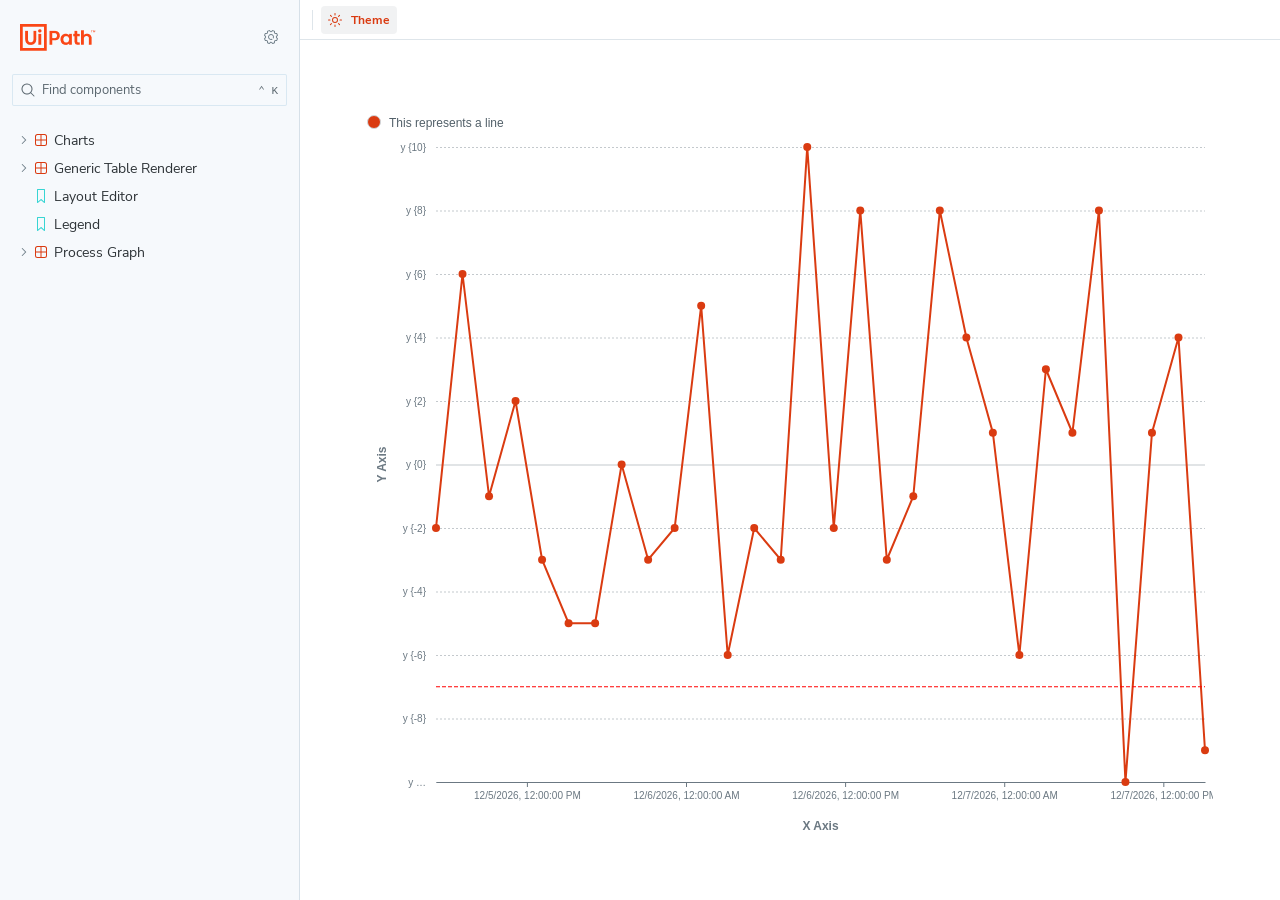
<file: index.html>
<!DOCTYPE html>
<html lang="en">
  <head>
    <meta charset="utf-8" />

    <title>storybook - Storybook</title>
    <meta name="viewport" content="width=device-width, initial-scale=1" />

    
    <link rel="icon" type="image/svg+xml" href="./favicon.svg" />
    
    <style>
      @font-face {
        font-family: 'Nunito Sans';
        font-style: normal;
        font-weight: 400;
        font-display: swap;
        src: url('./sb-common-assets/nunito-sans-regular.woff2') format('woff2');
      }

      @font-face {
        font-family: 'Nunito Sans';
        font-style: italic;
        font-weight: 400;
        font-display: swap;
        src: url('./sb-common-assets/nunito-sans-italic.woff2') format('woff2');
      }

      @font-face {
        font-family: 'Nunito Sans';
        font-style: normal;
        font-weight: 700;
        font-display: swap;
        src: url('./sb-common-assets/nunito-sans-bold.woff2') format('woff2');
      }

      @font-face {
        font-family: 'Nunito Sans';
        font-style: italic;
        font-weight: 700;
        font-display: swap;
        src: url('./sb-common-assets/nunito-sans-bold-italic.woff2') format('woff2');
      }
    </style>

    <link href="./sb-manager/runtime.js" rel="modulepreload" />

    
    <link href="./sb-addons/storybook-core-server-presets-0/common-manager-bundle.js" rel="modulepreload" />
    
    <link href="./sb-addons/docs-1/manager-bundle.js" rel="modulepreload" />
    
    <link href="./sb-addons/themes-2/manager-bundle.js" rel="modulepreload" />
    
    <link href="./sb-addons/storybook-3/manager-bundle.js" rel="modulepreload" />
       

    <style>
      #storybook-root[hidden] {
        display: none !important;
      }
    </style>

    
  </head>
  <body>
    <div id="root"></div>

    
    <script>
      
        
          window['FEATURES'] = {
  "argTypeTargetsV7": true,
  "legacyDecoratorFileOrder": false,
  "disallowImplicitActionsInRenderV8": true,
  "viewport": true,
  "highlight": true,
  "controls": true,
  "interactions": true,
  "actions": true,
  "backgrounds": true,
  "outline": true,
  "measure": true
};
        
      
        
          window['REFS'] = {};
        
      
        
          window['LOGLEVEL'] = "info";
        
      
        
          window['DOCS_OPTIONS'] = {
  "defaultName": "Docs"
};
        
      
        
          window['CONFIG_TYPE'] = "PRODUCTION";
        
      
        
      
        
      
        
          window['TAGS_OPTIONS'] = {
  "dev-only": {
    "excludeFromDocsStories": true
  },
  "docs-only": {
    "excludeFromSidebar": true
  },
  "test-only": {
    "excludeFromSidebar": true,
    "excludeFromDocsStories": true
  }
};
        
      
        
          window['STORYBOOK_RENDERER'] = "html";
        
      
        
          window['STORYBOOK_BUILDER'] = "@storybook/html-vite/node_modules/@storybook/builder-vite";
        
      
        
          window['STORYBOOK_FRAMEWORK'] = "@storybook/html-vite";
        
      
    </script>
    

    <script type="module">
      import './sb-manager/globals-runtime.js';

      
        import './sb-addons/storybook-core-server-presets-0/common-manager-bundle.js';
      
        import './sb-addons/docs-1/manager-bundle.js';
      
        import './sb-addons/themes-2/manager-bundle.js';
      
        import './sb-addons/storybook-3/manager-bundle.js';
      

      import './sb-manager/runtime.js';
    </script>
  </body>
</html>
</file>
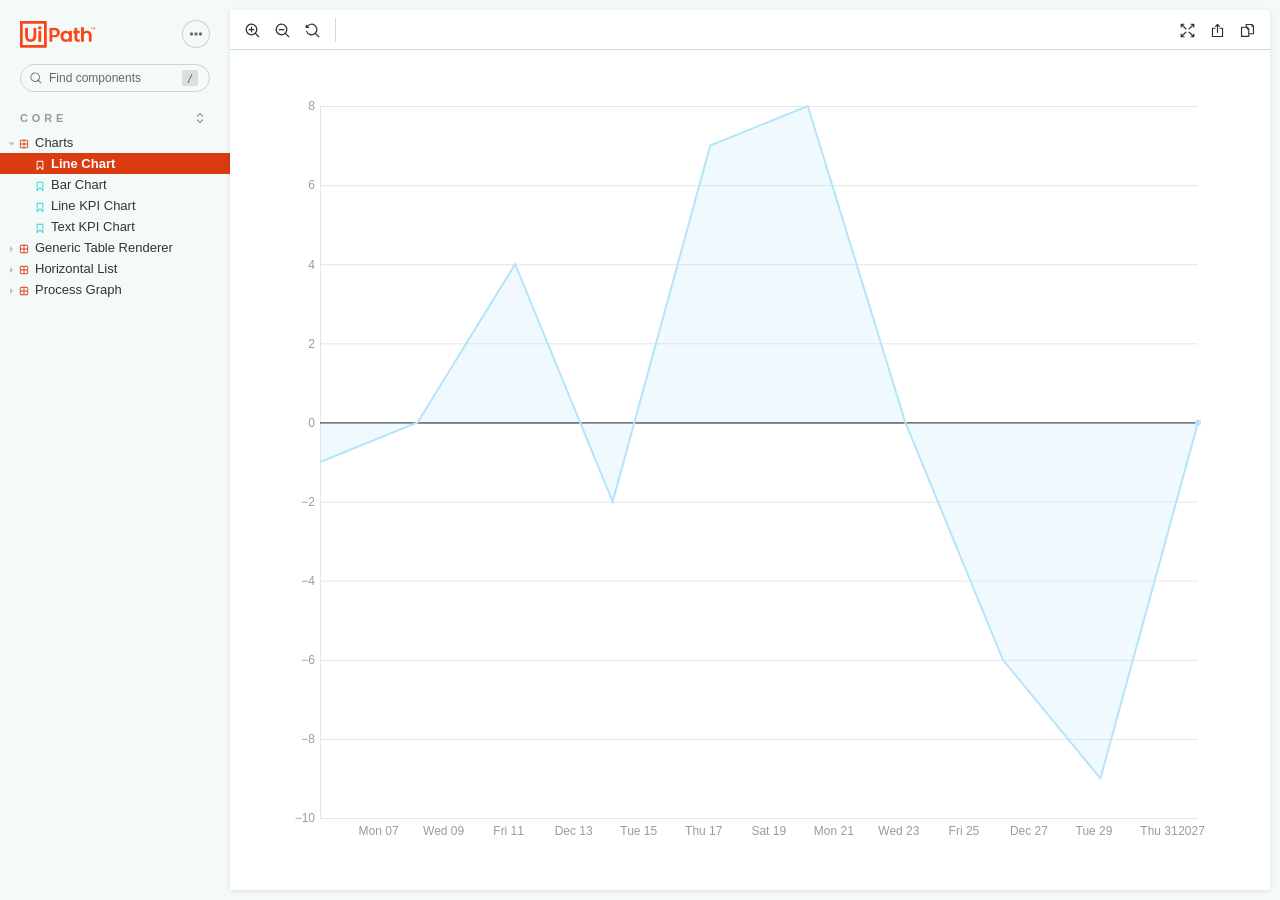
<file: docs/index.html>
<!doctype html><html lang="en"><head><meta charset="utf-8"/><title>Storybook</title><meta name="viewport" content="width=device-width,initial-scale=1"/><style>html, body {
    overflow: hidden;
    height: 100%;
    width: 100%;
    margin: 0;
    padding: 0;
  }

  * {
    box-sizing: border-box;
  }</style><script>/* globals window */
  /* eslint-disable no-underscore-dangle */
  try {
    if (window.top !== window) {
      window.__REACT_DEVTOOLS_GLOBAL_HOOK__ = window.top.__REACT_DEVTOOLS_GLOBAL_HOOK__;
    }
  } catch (e) {
    // eslint-disable-next-line no-console
    console.warn('unable to connect to top frame for connecting dev tools');
  }

  window.onerror = function onerror(message, source, line, column, err) {
    if (window.CONFIG_TYPE !== 'DEVELOPMENT') return;
    // eslint-disable-next-line no-var, vars-on-top
    var xhr = new window.XMLHttpRequest();
    xhr.open('POST', '/runtime-error');
    xhr.setRequestHeader('Content-Type', 'application/json;charset=UTF-8');
    xhr.send(
      JSON.stringify({
        /* eslint-disable object-shorthand */
        message: message,
        source: source,
        line: line,
        column: column,
        error: err && { message: err.message, name: err.name, stack: err.stack },
        origin: 'manager',
        /* eslint-enable object-shorthand */
      })
    );
  };</script><style>#root[hidden],
      #docs-root[hidden] {
        display: none !important;
      }</style></head><body><div id="root"></div><div id="docs-root"></div><script>window['CONFIG_TYPE'] = "PRODUCTION";
            
        
            
              window['LOGLEVEL'] = "info";
            
        
            
        
            
        
            
              window['DOCS_MODE'] = false;</script><script src="runtime~main.870e8ee0658e83d05c6b.bundle.js"></script><script src="vendors~main.efe3065a6ac84fa491d2.bundle.js"></script><script src="main.37af26c255515481d420.bundle.js"></script></body></html>
</file>
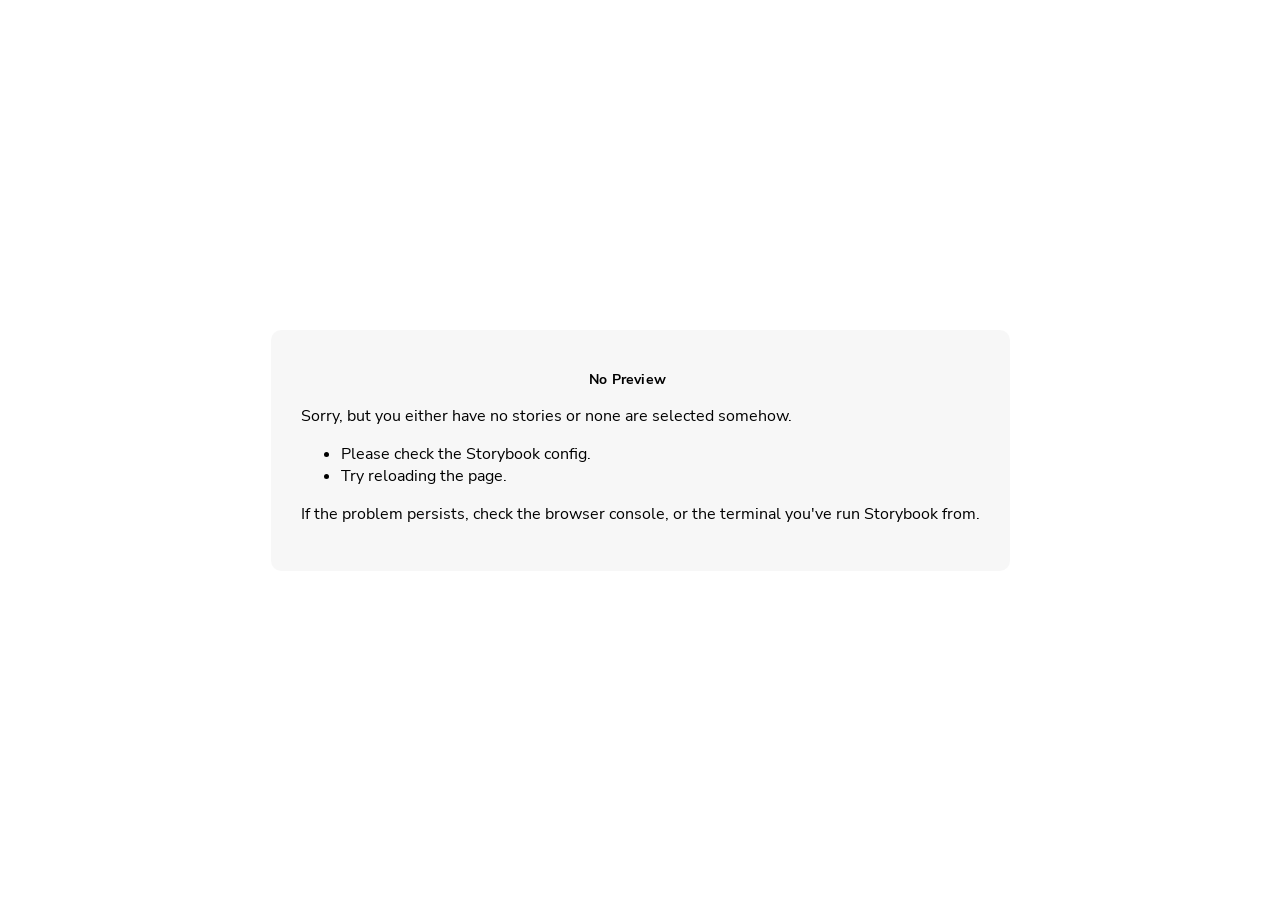
<file: iframe.html>
<!doctype html>
<!--suppress HtmlUnknownTarget -->
<html lang="en">
  <head><script type="module" src="/vite-inject-mocker-entry.js"></script>
    <meta charset="utf-8" />
    <title>Storybook</title>
    <meta name="viewport" content="width=device-width, initial-scale=1" />

    <style>
      @font-face {
        font-family: 'Nunito Sans';
        font-style: normal;
        font-weight: 400;
        font-display: swap;
        src: url('./sb-common-assets/nunito-sans-regular.woff2') format('woff2');
      }

      @font-face {
        font-family: 'Nunito Sans';
        font-style: italic;
        font-weight: 400;
        font-display: swap;
        src: url('./sb-common-assets/nunito-sans-italic.woff2') format('woff2');
      }

      @font-face {
        font-family: 'Nunito Sans';
        font-style: normal;
        font-weight: 700;
        font-display: swap;
        src: url('./sb-common-assets/nunito-sans-bold.woff2') format('woff2');
      }

      @font-face {
        font-family: 'Nunito Sans';
        font-style: italic;
        font-weight: 700;
        font-display: swap;
        src: url('./sb-common-assets/nunito-sans-bold-italic.woff2') format('woff2');
      }
    </style>

    <script>
      window.CONFIG_TYPE = 'PRODUCTION';
      window.LOGLEVEL = 'info';
      window.FRAMEWORK_OPTIONS = {};
      window.CHANNEL_OPTIONS = {};
      window.FEATURES = {"argTypeTargetsV7":true,"legacyDecoratorFileOrder":false,"disallowImplicitActionsInRenderV8":true,"viewport":true,"highlight":true,"controls":true,"interactions":true,"actions":true,"backgrounds":true,"outline":true,"measure":true};
      window.STORIES = [{"titlePrefix":"","directory":"./stories","files":"**/*.stories.@(ts|tsx)","importPathMatcher":"^\\.[\\\\/](?:stories(?:\\/(?!\\.)(?:(?:(?!(?:^|\\/)\\.).)*?)\\/|\\/|$)(?!\\.)(?=.)[^/]*?\\.stories\\.(ts|tsx))$"}];
      window.DOCS_OPTIONS = {"defaultName":"Docs"};
      window.TAGS_OPTIONS = {"dev-only":{"excludeFromDocsStories":true},"docs-only":{"excludeFromSidebar":true},"test-only":{"excludeFromSidebar":true,"excludeFromDocsStories":true}};

      

      // We do this so that "module && module.hot" etc. in Storybook source code
      // doesn't fail (it will simply be disabled)
      window.module = undefined;
      window.global = window;
    </script>
    <base target="_parent" />

<style>
  /* While we aren't showing the main block yet, but still preparing, we want everything the user has rendered, which may or may not be in #storybook-root, to be display none */
  .sb-show-preparing-story:not(.sb-show-main) > :not(.sb-preparing-story) {
    display: none;
  }

  .sb-show-preparing-docs:not(.sb-show-main) > :not(.sb-preparing-docs) {
    display: none;
  }

  /* Hide our own blocks when we aren't supposed to be showing them */
  :not(.sb-show-preparing-story) > .sb-preparing-story,
  :not(.sb-show-preparing-docs) > .sb-preparing-docs,
  :not(.sb-show-nopreview) > .sb-nopreview,
  :not(.sb-show-errordisplay) > .sb-errordisplay {
    display: none;
  }

  .sb-show-main.sb-main-centered {
    margin: 0;
    display: flex;
    align-items: center;
    min-height: 100vh;
  }

  .sb-show-main.sb-main-centered #storybook-root {
    box-sizing: border-box;
    margin: auto;
    padding: 1rem;
    max-height: 100%;
    /* Hack for centering correctly in IE11 */
  }

  /* Vertical centering fix for IE11 */
  @media screen and (-ms-high-contrast: none), (-ms-high-contrast: active) {
    .sb-show-main.sb-main-centered:after {
      content: '';
      min-height: inherit;
      font-size: 0;
    }
  }

  .sb-show-main.sb-main-fullscreen {
    margin: 0;
    padding: 0;
    display: block;
  }

  .sb-show-main.sb-main-padded {
    margin: 0;
    padding: 1rem;
    display: block;
    box-sizing: border-box;
  }

  .sb-wrapper {
    position: fixed;
    top: 0;
    bottom: 0;
    left: 0;
    right: 0;
    box-sizing: border-box;

    padding: 40px;
    font-family:
      'Nunito Sans',
      -apple-system,
      '.SFNSText-Regular',
      'San Francisco',
      BlinkMacSystemFont,
      'Segoe UI',
      'Helvetica Neue',
      Helvetica,
      Arial,
      sans-serif;
    -webkit-font-smoothing: antialiased;
    overflow: auto;
  }

  @media (max-width: 700px) {
    .sb-wrapper {
      padding: 20px;
    }
  }

  @media (max-width: 500px) {
    .sb-wrapper {
      padding: 10px;
    }
  }

  .sb-heading {
    font-size: 14px;
    font-weight: 600;
    letter-spacing: 0.2px;
    margin: 10px 0;
    padding-right: 25px;
  }

  .sb-nopreview {
    display: flex;
    align-content: center;
    justify-content: center;
    box-sizing: border-box;
  }

  .sb-nopreview_main {
    margin: auto;
    padding: 30px;
    border-radius: 10px;
    background: rgba(0, 0, 0, 0.03);
  }

  .sb-nopreview_heading {
    text-align: center;
  }

  .sb-errordisplay {
    background: #f6f9fc;
    color: black;
    z-index: 999999;
    width: 100vw;
    min-height: 100vh;
    box-sizing: border-box;

    & ol {
      padding-left: 18px;
      margin: 0;
    }

    & h1 {
      font-family: Nunito Sans;
      font-size: 22px;
      font-weight: 400;
      line-height: 30px;
      font-weight: normal;
      margin: 0;

      &::before {
        content: '';
        display: inline-block;
        width: 12px;
        height: 12px;
        background: #ff4400;
        border-radius: 50%;
        margin-right: 8px;
      }
    }

    & p,
    & ol {
      font-family: Nunito Sans;
      font-size: 14px;
      font-weight: 400;
      line-height: 19px;
      margin: 0;
    }

    & li + li {
      margin: 0;
      padding: 0;
      padding-top: 12px;
    }

    & a {
      color: currentColor;
    }
  }

  .sb-errordisplay_main {
    margin: auto;
    padding: 24px;
    display: flex;
    box-sizing: border-box;

    flex-direction: column;
    min-height: 100%;
    width: 100%;
    border-radius: 6px;
    background: white;
    border: 1px solid #ff0000;
    box-shadow: 0 0 64px rgba(0, 0, 0, 0.1);
    gap: 24px;
  }

  .sb-errordisplay_code {
    padding: 10px;
    flex: 1;
    background: #242424;
    color: #c6c6c6;
    box-sizing: border-box;

    font-size: 14px;
    font-weight: 400;
    line-height: 19px;
    border-radius: 4px;

    font-family:
      'Operator Mono', 'Fira Code Retina', 'Fira Code', 'FiraCode-Retina', 'Andale Mono',
      'Lucida Console', Consolas, Monaco, monospace;
    margin: 0;
    overflow: auto;
  }

  .sb-errordisplay pre {
    white-space: pre-wrap;
    white-space: revert;
  }

  @-webkit-keyframes sb-rotate360 {
    from {
      transform: rotate(0deg);
    }

    to {
      transform: rotate(360deg);
    }
  }

  @keyframes sb-rotate360 {
    from {
      transform: rotate(0deg);
    }

    to {
      transform: rotate(360deg);
    }
  }

  @-webkit-keyframes sb-glow {
    0%,
    100% {
      opacity: 1;
    }

    50% {
      opacity: 0.4;
    }
  }

  @keyframes sb-glow {
    0%,
    100% {
      opacity: 1;
    }

    50% {
      opacity: 0.4;
    }
  }

  /* We display the preparing loaders *over* the rendering story */
  .sb-preparing-story,
  .sb-preparing-docs {
    background-color: white;
    /* Maximum possible z-index. It would be better to use stacking contexts to ensure it's always
    on top, but this isn't possible as it would require making CSS changes that could affect user code */
    z-index: 2147483647;
  }

  .sb-loader {
    -webkit-animation: sb-rotate360 0.7s linear infinite;
    animation: sb-rotate360 0.7s linear infinite;
    border-color: rgba(97, 97, 97, 0.29);
    border-radius: 50%;
    border-style: solid;
    border-top-color: #646464;
    border-width: 2px;
    display: inline-block;
    height: 32px;
    left: 50%;
    margin-left: -16px;
    margin-top: -16px;
    mix-blend-mode: difference;
    overflow: hidden;
    position: absolute;
    top: 50%;
    transition: all 200ms ease-out;
    vertical-align: top;
    width: 32px;
    z-index: 4;
  }

  .sb-previewBlock {
    background: #fff;
    border: 1px solid rgba(0, 0, 0, 0.1);
    border-radius: 4px;
    box-shadow: rgba(0, 0, 0, 0.1) 0 1px 3px 0;
    margin: 25px auto 40px;
    max-width: 600px;
  }

  .sb-previewBlock_header {
    align-items: center;
    box-shadow: rgba(0, 0, 0, 0.1) 0 -1px 0 0 inset;
    display: flex;
    gap: 14px;
    height: 40px;
    padding: 0 12px;
  }

  .sb-previewBlock_icon {
    -webkit-animation: sb-glow 1.5s ease-in-out infinite;
    animation: sb-glow 1.5s ease-in-out infinite;
    background: #e6e6e6;
    height: 14px;
    width: 14px;
  }

  .sb-previewBlock_icon:last-child {
    margin-left: auto;
  }

  .sb-previewBlock_body {
    -webkit-animation: sb-glow 1.5s ease-in-out infinite;
    animation: sb-glow 1.5s ease-in-out infinite;
    height: 182px;
    position: relative;
  }

  .sb-argstableBlock {
    border-collapse: collapse;
    border-spacing: 0;
    font-size: 13px;
    line-height: 20px;
    margin: 25px auto 40px;
    max-width: 600px;
    text-align: left;
    width: 100%;
  }

  .sb-argstableBlock th:first-of-type,
  .sb-argstableBlock td:first-of-type {
    padding-left: 20px;
  }

  .sb-argstableBlock th:nth-of-type(2),
  .sb-argstableBlock td:nth-of-type(2) {
    width: 35%;
  }

  .sb-argstableBlock th:nth-of-type(3),
  .sb-argstableBlock td:nth-of-type(3) {
    width: 15%;
  }

  .sb-argstableBlock th:last-of-type,
  .sb-argstableBlock td:last-of-type {
    width: 25%;
    padding-right: 20px;
  }

  .sb-argstableBlock th span,
  .sb-argstableBlock td span {
    -webkit-animation: sb-glow 1.5s ease-in-out infinite;
    animation: sb-glow 1.5s ease-in-out infinite;
    background-color: rgba(0, 0, 0, 0.1);
    border-radius: 0;
    box-shadow: none;
    color: transparent;
  }

  .sb-argstableBlock th {
    padding: 10px 15px;
  }

  .sb-argstableBlock-body {
    border-radius: 4px;
    box-shadow:
      rgba(0, 0, 0, 0.1) 0 1px 3px 1px,
      rgba(0, 0, 0, 0.065) 0 0 0 1px;
  }

  .sb-argstableBlock-body tr {
    background: transparent;
    overflow: hidden;
  }

  .sb-argstableBlock-body tr:not(:first-child) {
    border-top: 1px solid #e6e6e6;
  }

  .sb-argstableBlock-body tr:first-child td:first-child {
    border-top-left-radius: 4px;
  }

  .sb-argstableBlock-body tr:first-child td:last-child {
    border-top-right-radius: 4px;
  }

  .sb-argstableBlock-body tr:last-child td:first-child {
    border-bottom-left-radius: 4px;
  }

  .sb-argstableBlock-body tr:last-child td:last-child {
    border-bottom-right-radius: 4px;
  }

  .sb-argstableBlock-body td {
    background: #fff;
    padding-bottom: 10px;
    padding-top: 10px;
    vertical-align: top;
  }

  .sb-argstableBlock-body td:not(:first-of-type) {
    padding-left: 15px;
    padding-right: 15px;
  }

  .sb-argstableBlock-body button {
    -webkit-animation: sb-glow 1.5s ease-in-out infinite;
    animation: sb-glow 1.5s ease-in-out infinite;
    background-color: rgba(0, 0, 0, 0.1);
    border: 0;
    border-radius: 0;
    box-shadow: none;
    color: transparent;
    display: inline;
    font-size: 12px;
    line-height: 1;
    padding: 10px 16px;
  }

  .sb-argstableBlock-summary {
    margin-top: 4px;
  }

  .sb-argstableBlock-code {
    margin-right: 4px;
    margin-bottom: 4px;
    padding: 2px 5px;
  }

  .sb-sr-only,
  .sb-hidden-until-focus:not(:focus) {
    position: absolute;
    width: 1px;
    height: 1px;
    padding: 0px;
    margin: -1px;
    overflow: hidden;
    clip: rect(0, 0, 0, 0);
    border: none;
  }

  .sb-hidden-until-focus {
    opacity: 0;
    transition: opacity 150ms ease-out;
  }

  .sb-hidden-until-focus:focus {
    opacity: 1;
  }
</style>

<script>
  /* globals window */
  try {
    if (window.top !== window) {
      window.__REACT_DEVTOOLS_GLOBAL_HOOK__ = window.top.__REACT_DEVTOOLS_GLOBAL_HOOK__;
      window.__VUE_DEVTOOLS_GLOBAL_HOOK__ = window.top.__VUE_DEVTOOLS_GLOBAL_HOOK__;
      window.top.__VUE_DEVTOOLS_CONTEXT__ = window.document;
    }
  } catch (e) {
    // eslint-disable-next-line no-console
    console.warn('unable to connect to top frame for connecting dev tools');
  }
</script>
<style>
    html,
    body {
        width: 100%;
        height: 100%;

        font-family: sans-serif;
    }

    #storybook-root {
        padding: 48px;
        width: calc(100% - 96px);
        height: calc(100% - 96px);
    }
</style>

    <script type="module" crossorigin src="./assets/iframe-FpZ5geXM.js"></script>
    <link rel="modulepreload" crossorigin href="./assets/preload-helper-D9Z9MdNV.js">
    <link rel="stylesheet" crossorigin href="./assets/iframe-DO8oRyrp.css">
  </head>

  <body>
    <div class="sb-preparing-story sb-wrapper">
  <div class="sb-loader"></div>
</div>

<div class="sb-preparing-docs sb-wrapper">
  <div class="sb-previewBlock">
    <div class="sb-previewBlock_header">
      <div class="sb-previewBlock_icon"></div>
      <div class="sb-previewBlock_icon"></div>
      <div class="sb-previewBlock_icon"></div>
      <div class="sb-previewBlock_icon"></div>
    </div>
    <div class="sb-previewBlock_body">
      <div class="sb-loader"></div>
    </div>
  </div>
  <table aria-hidden="true" class="sb-argstableBlock">
    <thead class="sb-argstableBlock-head">
      <tr>
        <th><span>Name</span></th>
        <th><span>Description</span></th>
        <th><span>Default</span></th>
        <th><span>Control </span></th>
      </tr>
    </thead>
    <tbody class="sb-argstableBlock-body">
      <tr>
        <td><span>propertyName</span><span title="Required">*</span></td>
        <td>
          <div><span>This is a short description</span></div>
          <div class="sb-argstableBlock-summary">
            <div><span class="sb-argstableBlock-code">summary</span></div>
          </div>
        </td>
        <td>
          <div><span class="sb-argstableBlock-code">defaultValue</span></div>
        </td>
        <td><button>Set string</button></td>
      </tr>
      <tr>
        <td><span>propertyName</span><span>*</span></td>
        <td>
          <div><span>This is a short description</span></div>
          <div class="sb-argstableBlock-summary">
            <div><span class="sb-argstableBlock-code">summary</span></div>
          </div>
        </td>
        <td>
          <div><span class="sb-argstableBlock-code">defaultValue</span></div>
        </td>
        <td><button>Set string</button></td>
      </tr>
      <tr>
        <td><span>propertyName</span><span>*</span></td>
        <td>
          <div><span>This is a short description</span></div>
          <div class="sb-argstableBlock-summary">
            <div><span class="sb-argstableBlock-code">summary</span></div>
          </div>
        </td>
        <td>
          <div><span class="sb-argstableBlock-code">defaultValue</span></div>
        </td>
        <td><button>Set string</button></td>
      </tr>
    </tbody>
  </table>
</div>

<div class="sb-nopreview sb-wrapper">
  <div class="sb-nopreview_main">
    <h1 class="sb-nopreview_heading sb-heading">No Preview</h1>
    <p>Sorry, but you either have no stories or none are selected somehow.</p>
    <ul>
      <li>Please check the Storybook config.</li>
      <li>Try reloading the page.</li>
    </ul>
    <p>
      If the problem persists, check the browser console, or the terminal you've run Storybook from.
    </p>
  </div>
</div>

<div class="sb-errordisplay sb-wrapper">
  <div class="sb-errordisplay_main">
    <h1 id="error-message"></h1>
    <p>
      The component failed to render properly, likely due to a configuration issue in Storybook.
      Here are some common causes and how you can address them:
    </p>
    <ol>
      <li>
        <strong>Missing Context/Providers</strong>: You can use decorators to supply specific
        contexts or providers, which are sometimes necessary for components to render correctly. For
        detailed instructions on using decorators, please visit the
        <a href="https://storybook.js.org/docs/writing-stories/decorators"
          >Decorators documentation</a
        >.
      </li>
      <li>
        <strong>Misconfigured Webpack or Vite</strong>: Verify that Storybook picks up all necessary
        settings for loaders, plugins, and other relevant parameters. You can find step-by-step
        guides for configuring
        <a href="https://storybook.js.org/docs/builders/webpack">Webpack</a> or
        <a href="https://storybook.js.org/docs/builders/vite">Vite</a>
        with Storybook.
      </li>
      <li>
        <strong>Missing Environment Variables</strong>: Your Storybook may require specific
        environment variables to function as intended. You can set up custom environment variables
        as outlined in the
        <a href="https://storybook.js.org/docs/configure/environment-variables"
          >Environment Variables documentation</a
        >.
      </li>
    </ol>
    <pre class="sb-errordisplay_code"><code id="error-stack"></code></pre>
  </div>
</div>

    <div id="storybook-root"></div>
    <div id="storybook-docs"></div>
    <script>
      function __onViteAppLoadingError(event) {
        const hostname = globalThis.location.hostname;
        if (hostname !== 'localhost' && globalThis.CONFIG_TYPE === 'DEVELOPMENT') {
          const message = `Failed to load the Storybook preview file 'vite-app.js':

It looks like you're visiting the Storybook development server on another hostname than localhost: '${hostname}', but you haven't configured the necessary security features to support this.
Please re-run your Storybook development server with the '--host ${hostname}' flag, or manually configure your Vite allowedHosts configuration with viteFinal.

See:`;
          const docs = [
            'https://storybook.js.org/docs/api/cli-options#dev',
            'https://storybook.js.org/docs/api/main-config/main-config-vite-final',
            'https://vite.dev/config/server-options.html#server-allowedhosts',
          ];
          console.error(`${message}\n${docs.map((doc) => `- ${doc}`).join('\n')}`);

          document.getElementById('storybook-root').innerHTML =
            `<p style="color: red; max-width: 70ch">${message.replaceAll(
              '\n',
              '<br/>'
            )}<ul>${docs.map((doc) => `<li><a href='${doc}' target='_blank'>${doc}</a></li>`).join('')}<ul></p>`;
          return;
        }
      }
    </script>
  </body>
</html>
</file>
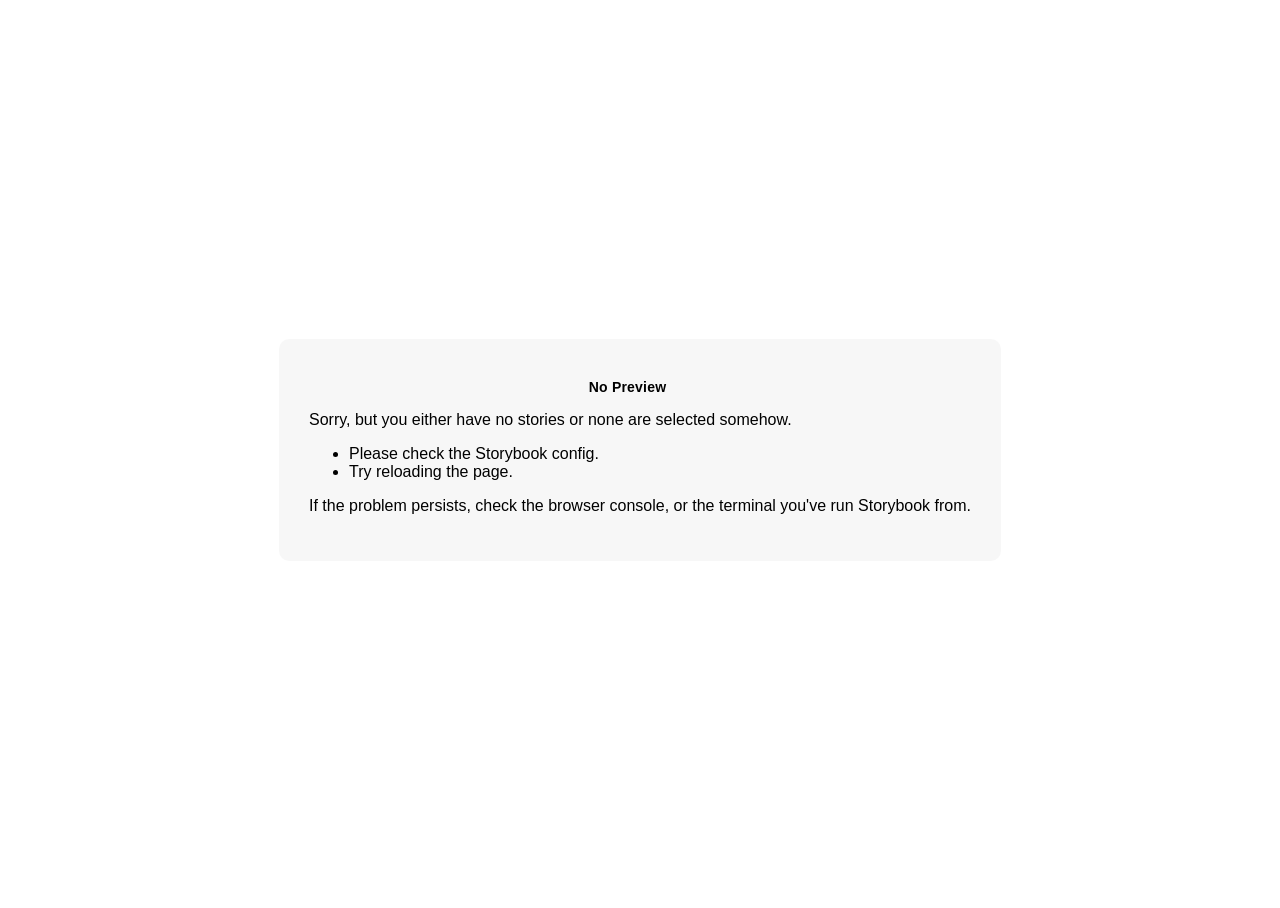
<file: docs/iframe.html>
<!doctype html><html lang="en"><head><meta charset="utf-8"><title>Storybook</title><meta name="viewport" content="width=device-width,initial-scale=1"><base target="_parent"><style>:not(.sb-show-main) > .sb-main,
  :not(.sb-show-nopreview) > .sb-nopreview,
  :not(.sb-show-errordisplay) > .sb-errordisplay {
    display: none;
  }

  .sb-show-main.sb-main-centered {
    margin: 0;
    display: flex;
    align-items: center;
    min-height: 100vh;
  }

  .sb-show-main.sb-main-centered #root {
    box-sizing: border-box;
    margin: auto;
    padding: 1rem;
    max-height: 100%; /* Hack for centering correctly in IE11 */
  }

  /* Vertical centering fix for IE11 */
  @media screen and (-ms-high-contrast: none), (-ms-high-contrast: active) {
    .sb-show-main.sb-main-centered:after {
      content: '';
      min-height: inherit;
      font-size: 0;
    }
  }

  .sb-show-main.sb-main-fullscreen {
    margin: 0;
    padding: 0;
    display: block;
  }

  .sb-show-main.sb-main-padded {
    margin: 0;
    padding: 1rem;
    display: block;
  }

  .sb-wrapper {
    position: fixed;
    top: 0;
    bottom: 0;
    left: 0;
    right: 0;
    padding: 20px;
    font-family: "Nunito Sans", -apple-system, ".SFNSText-Regular", "San Francisco", BlinkMacSystemFont, "Segoe UI", "Helvetica Neue", Helvetica, Arial, sans-serif;
    -webkit-font-smoothing: antialiased;
    overflow: auto;
  }

  .sb-heading {
    font-size: 14px;
    font-weight: 600;
    letter-spacing: 0.2px;
    margin: 10px 0;
    padding-right: 25px;
  }

  .sb-nopreview {
    display: flex;
    align-content: center;
    justify-content: center;
  }

  .sb-nopreview_main {
    margin: auto;
    padding: 30px;
    border-radius: 10px;
    background: rgba(0,0,0,0.03);
  }

  .sb-nopreview_heading {
    text-align: center;
  }

  .sb-errordisplay {
    border: 20px solid rgb(187, 49, 49);
    background: #222;
    color: #fff;
    z-index: 999999;
  }

  .sb-errordisplay_code {
    padding: 10px;
    background: #000;
    color: #eee;
    font-family: "Operator Mono", "Fira Code Retina", "Fira Code", "FiraCode-Retina", "Andale Mono", "Lucida Console", Consolas, Monaco, monospace;
  }

  .sb-errordisplay pre {
    white-space: pre-wrap;
  }</style><script>/* globals window */
  /* eslint-disable no-underscore-dangle */
  try {
    if (window.top !== window) {
      window.__REACT_DEVTOOLS_GLOBAL_HOOK__ = window.top.__REACT_DEVTOOLS_GLOBAL_HOOK__;
      window.__VUE_DEVTOOLS_GLOBAL_HOOK__ = window.top.__VUE_DEVTOOLS_GLOBAL_HOOK__;
      window.top.__VUE_DEVTOOLS_CONTEXT__ = window.document;
    }
  } catch (e) {
    // eslint-disable-next-line no-console
    console.warn('unable to connect to top frame for connecting dev tools');
  }

  window.onerror = function onerror(message, source, line, column, err) {
    if (window.CONFIG_TYPE !== 'DEVELOPMENT') return;
    // eslint-disable-next-line no-var, vars-on-top
    var xhr = new window.XMLHttpRequest();
    xhr.open('POST', '/runtime-error');
    xhr.setRequestHeader('Content-Type', 'application/json;charset=UTF-8');
    xhr.send(
      JSON.stringify({
        /* eslint-disable object-shorthand */
        message: message,
        source: source,
        line: line,
        column: column,
        error: err && { message: err.message, name: err.name, stack: err.stack },
        origin: 'preview',
        /* eslint-enable object-shorthand */
      })
    );
  };</script><style>html,
    body {
        width: 100%;
        height: 100%;

        font-family: sans-serif;
    }

    #root {
        padding: 48px;
        width: calc(100% - 96px);
        height: calc(100% - 96px);
    }</style><style>#root[hidden],
      #docs-root[hidden] {
        display: none !important;
      }</style></head><body><div class="sb-nopreview sb-wrapper"><div class="sb-nopreview_main"><h1 class="sb-nopreview_heading sb-heading">No Preview</h1><p>Sorry, but you either have no stories or none are selected somehow.</p><ul><li>Please check the Storybook config.</li><li>Try reloading the page.</li></ul><p>If the problem persists, check the browser console, or the terminal you've run Storybook from.</p></div></div><div class="sb-errordisplay sb-wrapper"><pre id="error-message" class="sb-heading"></pre><pre class="sb-errordisplay_code"><code id="error-stack"></code></pre></div><div id="root"></div><div id="docs-root"></div><script>window['LOGLEVEL'] = "info";
            
        
            
              window['FRAMEWORK_OPTIONS'] = {};</script><script src="main.d14457bdee493420259c.bundle.js"></script></body></html>
</file>
<file: assets/iframe-DO8oRyrp.css>
body.dark,body.dark-hc{--color-background: #182027;--color-background-secondary: #273139;--color-background-inverse: #f8f9fa;--color-background-gray: #526069;--color-background-disabled: #273139;--color-background-highlight: #3c383c;--color-background-raised: #273139;--color-background-edit: rgba(0, 0, 0, .6);--color-background-gray-emp: #8a97a0;--color-background-hover: rgba(207, 216, 221, .0784313725);--color-background-pressed: rgba(207, 216, 221, .1215686275);--color-background-selected: #374652;--color-selection-indicator: #66adff;--color-notification-badge: #ffffff;--color-notification-indicator: #ff8f70;--color-hover: #374652;--color-curtain: #000000;--color-border: #8a97a0;--color-border-disabled: #526069;--color-border-grid: #273139;--color-border-de-emp: #526069;--color-selection: #ff8f70;--color-logo: #ffffff;--color-foreground: #f4f5f7;--color-foreground-light: #a4b1b8;--color-foreground-emp: #f8f9fa;--color-foreground-de-emp: #cfd8dd;--color-foreground-disable: #a4b1b8;--color-foreground-inverse: #182027;--color-foreground-highlight: #ff8f70;--color-foreground-highlight-selected: rgba(255, 143, 112, .1019607843);--color-foreground-highlight-selected-hover: rgba(255, 143, 112, .1490196078);--color-foreground-link: #66adff;--color-foreground-link-pressed: #badaff;--color-foreground-inv-de-emp: #526069;--color-primary: #66adff;--color-primary-lighter: #00489d;--color-primary-darker: #badaff;--color-primary-hover: #87bfff;--color-primary-focused: #87bfff;--color-primary-pressed: #66adff;--color-secondary-focused: #374652;--color-secondary-pressed: #11508d;--color-chip-default-background: #526069;--color-chip-error-background: #000000;--color-chip-warning-background: #000000;--color-chip-info-background: #000000;--color-chip-success-background: #000000;--color-error-icon: #ff8484;--color-error-icon-inverse: #cc3d45;--color-error-text: #ff8484;--color-error-background: #000000;--color-error-foreground-inverse: #cc3d45;--color-info-foreground: #42a1ff;--color-info-icon: #42a1ff;--color-info-icon-inverse: #1976d2;--color-info-text: #42a1ff;--color-info-foreground-inverse: #1976d2;--color-info-background: #000000;--color-success-icon: #74c94b;--color-success-icon-inverse: #038108;--color-success-text: #74c94b;--color-success-background: #000000;--color-success-foreground-inverse: #6eb84a;--color-warning-icon: #ffbb27;--color-warning-icon-inverse: #ffb40e;--color-warning-text: #ffe19e;--color-warning-background: #000000;--color-warning-foreground-inverse: #ffb40e;--color-icon-default: #cfd8dd;--color-icon-inverted-default: #526069;--color-toggle-off-hover: rgba(207, 216, 221, .0784313725);--color-toggle-off-focus: rgba(207, 216, 221, .0784313725);--color-toggle-off-pressed: rgba(207, 216, 221, .1215686275);--color-toggle-on-hover: rgba(102, 173, 255, .0784313725);--color-toggle-on-focus: rgba(102, 173, 255, .0784313725);--color-toggle-on-pressed: rgba(102, 173, 255, .1215686275);--color-callout-background: #00489d;--color-warn: #ff8484;--color-warn-darker: #ffadad;--color-warn-hover: rgba(255, 132, 132, .0392156863);--color-warn-focus: rgba(255, 132, 132, .1215686275);--color-warn-pressed: rgba(255, 132, 132, .0784313725);--color-carousel-background: #1b2630;--color-icon-button-hover: rgba(207, 216, 221, .0784313725);--color-icon-button-focus: rgba(207, 216, 221, .0784313725);--color-icon-button-pressed: rgba(207, 216, 221, .1215686275);--color-code-function: #dc80db;--color-code-operator: #66adff;--color-code-numeric: #6ecdb6;--color-code-text: #f25a8c;--color-toggle-thumb-off: #cfd8dd;--color-toggle-track-off: #526069;--color-toggle-thumb-on: #66adff;--color-toggle-track-on: #00489d;--color-toggle-thumb-off-disabled: #526069;--color-toggle-track-off-disabled: #374652;--color-toggle-thumb-on-disabled: rgba(102, 173, 255, .2784313725);--color-toggle-track-on-disabled: rgba(0, 72, 157, .3803921569);--color-skeleton: #273139;--color-skeleton-glow: #525a61;--color-data-grid-hover: #272f36;--color-data-grid-pressed: #2e363d;--color-focus-indicator: #66adff;--color-focus-indicator-inverse: #0067df;--color-chart-purple: #b748b6;--color-chart-pink: #f25a8c;--color-chart-blue-secondary: #42a1ff;--color-chart-light-blue: #44cffc;--color-chart-green: #74c94b;--color-chart-yellow: #ffbb27;--border: 1px solid #8a97a0;--color-scheme: dark}body.light,body.light-hc{--color-background: #ffffff;--color-background-secondary: #f4f5f7;--color-background-inverse: #182027;--color-background-gray: #cfd8dd;--color-background-disabled: #ecedee;--color-background-highlight: #fee3dc;--color-background-raised: #ffffff;--color-background-edit: #ffffff;--color-background-gray-emp: #a4b1b8;--color-background-hover: rgba(82, 96, 105, .0784313725);--color-background-pressed: rgba(82, 96, 105, .1215686275);--color-background-selected: #e9f1fa;--color-selection-indicator: #0067df;--color-notification-badge: #000000;--color-notification-indicator: #da3b11;--color-hover: #e9f1fa;--color-curtain: #000000;--color-border: #a4b1b8;--color-border-disabled: #cfd8dd;--color-border-grid: #f4f5f7;--color-border-de-emp: #cfd8dd;--color-selection: #da3b11;--color-logo: #fa4616;--color-foreground: #273139;--color-foreground-light: #6b7882;--color-foreground-emp: #182027;--color-foreground-de-emp: #526069;--color-foreground-disable: #8a97a0;--color-foreground-inverse: #f8f9fa;--color-foreground-highlight: #da3b11;--color-foreground-highlight-selected: rgba(218, 59, 17, .1019607843);--color-foreground-highlight-selected-hover: rgba(218, 59, 17, .1490196078);--color-foreground-link: #0067df;--color-foreground-link-pressed: #00489d;--color-foreground-inv-de-emp: #cfd8dd;--color-primary: #0067df;--color-primary-lighter: #badaff;--color-primary-darker: #00489d;--color-primary-hover: #0056ba;--color-primary-focused: #0056ba;--color-primary-pressed: #0067df;--color-secondary-focused: #e9f1fa;--color-secondary-pressed: #b2d2f3;--color-chip-default-background: #cfd8dd;--color-chip-error-background: #fff0f1;--color-chip-warning-background: #fff3db;--color-chip-info-background: #e9f1fa;--color-chip-success-background: #eeffe5;--color-error-icon: #cc3d45;--color-error-icon-inverse: #ff8484;--color-error-text: #a6040a;--color-error-background: #fff0f1;--color-error-foreground-inverse: #ff8484;--color-info-foreground: #1665b3;--color-info-icon: #1976d2;--color-info-icon-inverse: #42a1ff;--color-info-text: #1665b3;--color-info-foreground-inverse: #42a1ff;--color-info-background: #e9f1fa;--color-success-icon: #038108;--color-success-icon-inverse: #74c94b;--color-success-text: #038108;--color-success-background: #eeffe5;--color-success-foreground-inverse: #74c94b;--color-warning-icon: #ffb40e;--color-warning-icon-inverse: #ffbb27;--color-warning-text: #9e6100;--color-warning-background: #fff3db;--color-warning-foreground-inverse: #ffbb27;--color-icon-default: #526069;--color-icon-inverted-default: #cfd8dd;--color-toggle-off-hover: rgba(82, 96, 105, .0784313725);--color-toggle-off-focus: rgba(82, 96, 105, .0784313725);--color-toggle-off-pressed: rgba(82, 96, 105, .1215686275);--color-toggle-on-hover: rgba(0, 103, 223, .0784313725);--color-toggle-on-focus: rgba(0, 103, 223, .0784313725);--color-toggle-on-pressed: rgba(0, 103, 223, .1215686275);--color-callout-background: #00489d;--color-warn: #b6242b;--color-warn-darker: #a6040a;--color-warn-hover: rgba(182, 36, 43, .0392156863);--color-warn-focus: rgba(182, 36, 43, .1215686275);--color-warn-pressed: rgba(182, 36, 43, .0784313725);--color-carousel-background: #f5f9fe;--color-icon-button-hover: rgba(82, 96, 105, .0784313725);--color-icon-button-focus: rgba(82, 96, 105, .0784313725);--color-icon-button-pressed: rgba(82, 96, 105, .1215686275);--color-code-function: #b748b6;--color-code-operator: #0067df;--color-code-numeric: #1e7f5a;--color-code-text: #d91153;--color-toggle-thumb-off: #526069;--color-toggle-track-off: #cfd8dd;--color-toggle-thumb-on: #0067df;--color-toggle-track-on: #badaff;--color-toggle-thumb-off-disabled: #cfd8dd;--color-toggle-track-off-disabled: #ecedee;--color-toggle-thumb-on-disabled: rgba(0, 103, 223, .2784313725);--color-toggle-track-on-disabled: rgba(186, 218, 255, .3803921569);--color-skeleton: #ecedee;--color-skeleton-glow: #fbfbfc;--color-data-grid-hover: #f1f2f3;--color-data-grid-pressed: #eaeced;--color-focus-indicator: #0067df;--color-focus-indicator-inverse: #66adff;--color-chart-purple: #933692;--color-chart-pink: #ed145b;--color-chart-blue-secondary: #42a1ff;--color-chart-light-blue: #38c6f4;--color-chart-green: #6eb84a;--color-chart-yellow: #ffb40e;--border: 1px solid #a4b1b8;--color-scheme: light}
</file>
